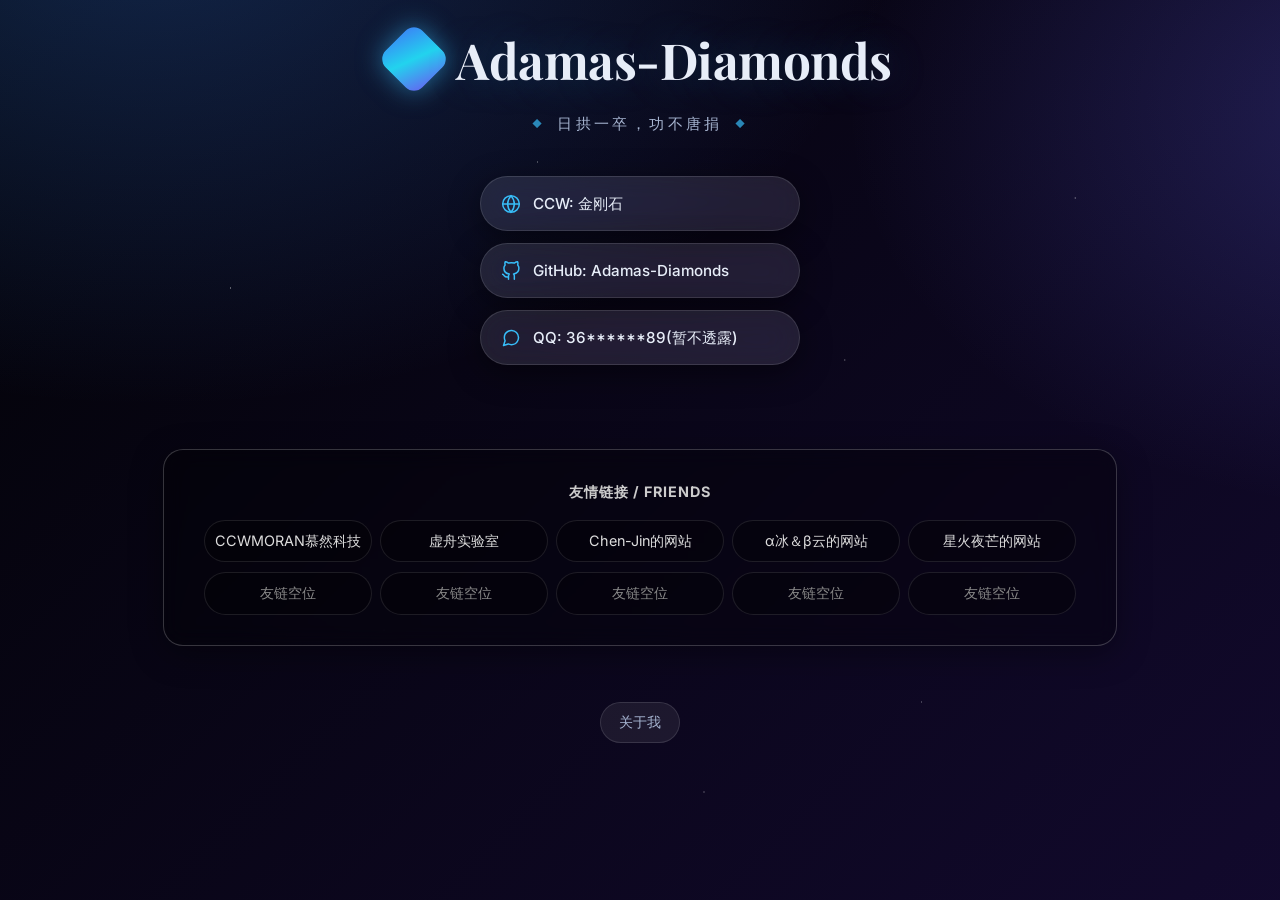
<file: index.html>
<!DOCTYPE html>
<html lang="zh-CN">
<head>
  <meta charset="UTF-8" />
  <meta name="viewport" content="width=device-width, initial-scale=1.0" />
  <title>Adamas-Diamonds 的主页</title>
  <meta name="description" content="Adamas-Diamonds 的个人主页：CCW、GitHub 与联系方式。" />
  <link rel="preconnect" href="https://fonts.googleapis.com" />
  <link rel="preconnect" href="https://fonts.gstatic.com" crossorigin />
  <link
    href="https://fonts.googleapis.com/css2?family=Inter:wght@300;400;500;600;700&family=Playfair+Display:ital,wght@0,400;0,500;0,600;0,700;1,400;1,500&display=swap"
    rel="stylesheet"
  />
  <link rel="stylesheet" href="style.css" />
  <script>
    document.documentElement.classList.add('js');
  </script>
</head>
<body class="portal">
  <div class="bg" aria-hidden="true"></div>
  <div class="page-veil" aria-hidden="true"></div>

  <main class="portal__main">
    <div class="portal__title">
      <span class="portal__avatar" aria-hidden="true"></span>
      <h1 class="portal__name">
        <a
          class="hero__brand-link"
          href="https://www.ccw.site/student/67cba6d73778fc282d630926"
          target="_blank"
          rel="noopener noreferrer"
          aria-label="Adamas-Diamonds，跳转到个人主页"
        >
          <span class="hero__brand-text">Adamas-Diamonds</span>
          <span class="hero__brand-gradient" aria-hidden="true">Adamas-Diamonds</span>
        </a>
      </h1>
    </div>

    <p class="portal__bio">日拱一卒，功不唐捐</p>

    <div class="portal__actions">
      <a
        class="portal__btn"
        href="https://www.ccw.site/student/67cba6d73778fc282d630926"
        target="_blank"
        rel="noopener noreferrer"
      >
        <svg viewBox="0 0 24 24" fill="none" stroke="currentColor" stroke-width="1.8" stroke-linecap="round" stroke-linejoin="round" aria-hidden="true">
          <circle cx="12" cy="12" r="10"></circle>
          <path d="M2 12h20M12 2a15.3 15.3 0 0 1 4 10 15.3 15.3 0 0 1-4 10 15.3 15.3 0 0 1-4-10 15.3 15.3 0 0 1 4-10z"></path>
        </svg>
        CCW: 金刚石
      </a>

      <a
        class="portal__btn"
        href="https://github.com/Adamas-Diamonds"
        target="_blank"
        rel="noopener noreferrer"
      >
        <svg viewBox="0 0 24 24" fill="none" stroke="currentColor" stroke-width="1.8" stroke-linecap="round" stroke-linejoin="round" aria-hidden="true">
          <path d="M9 19c-5 1.5-5-2.5-7-3m14 6v-3.87a3.37 3.37 0 0 0-.94-2.61c3.14-.35 6.44-1.54 6.44-7A5.44 5.44 0 0 0 20 4.77 5.07 5.07 0 0 0 19.91 1S18.73.65 16 2.48a13.38 13.38 0 0 0-7 0C6.27.65 5.09 1 5.09 1A5.07 5.07 0 0 0 5 4.77a5.44 5.44 0 0 0-1.5 3.78c0 5.42 3.3 6.61 6.44 7A3.37 3.37 0 0 0 9 18.13V22"></path>
        </svg>
        GitHub: Adamas-Diamonds
      </a>

      <span class="portal__btn" title="QQ: 36******89">
        <svg viewBox="0 0 24 24" fill="none" stroke="currentColor" stroke-width="1.8" stroke-linecap="round" stroke-linejoin="round" aria-hidden="true">
          <path d="M21 11.5a8.38 8.38 0 0 1-.9 3.8 8.5 8.5 0 0 1-7.6 4.7 8.38 8.38 0 0 1-3.8-.9L3 21l1.9-5.7a8.38 8.38 0 0 1-.9-3.8 8.5 8.5 0 0 1 4.7-7.6 8.38 8.38 0 0 1 3.8-.9h.5a8.48 8.48 0 0 1 8 8v.5z"></path>
        </svg>
        QQ: 36******89(暂不透露)
      </span>
    </div>

    <section class="friends" aria-label="友情链接">
      <h2 class="friends__title">友情链接 / Friends</h2>
      <div class="friends__grid">
        <!--
          友链使用说明：共预留 10 个接口。
          把下方任意一个 <span class="friend-item friend-item--empty"> 替换为：
          <a class="friend-item" href="https://好友的网址" target="_blank" rel="noopener noreferrer">好友昵称</a>
          已填写的链接即可点击跳转到好友网页。
        -->
        <a href="https://www.ccwmoran.top/" class="friend-item" target="_blank" rel="noopener noreferrer">CCWMORAN慕然科技</a>
        <a href="https://www.caellab.com/" class="friend-item" target="_blank" rel="noopener noreferrer">虚舟实验室</a>
        <a href="https://www.chen-jin.dpdns.org/" class="friend-item" target="_blank" rel="noopener noreferrer">Chen-Jin的网站</a>
        <a href="https://ccw-by.netlify.app/" class="friend-item" target="_blank" rel="noopener noreferrer">α冰＆β云的网站</a>
        <a href="https://starfires.pages.dev/" class="friend-item" target="_blank" rel="noopener noreferrer">星火夜芒的网站</a>
        <span class="friend-item friend-item--empty">友链空位</span>
        <span class="friend-item friend-item--empty">友链空位</span>
        <span class="friend-item friend-item--empty">友链空位</span>
        <span class="friend-item friend-item--empty">友链空位</span>
        <span class="friend-item friend-item--empty">友链空位</span>
      </div>
    </section>

    <nav class="portal__bottom" aria-label="站内导航">
      <a class="portal__link" href="about.html" target="_self">关于我</a>
    </nav>
  </main>

  <script src="script.js"></script>
</body>
</html>
</file>
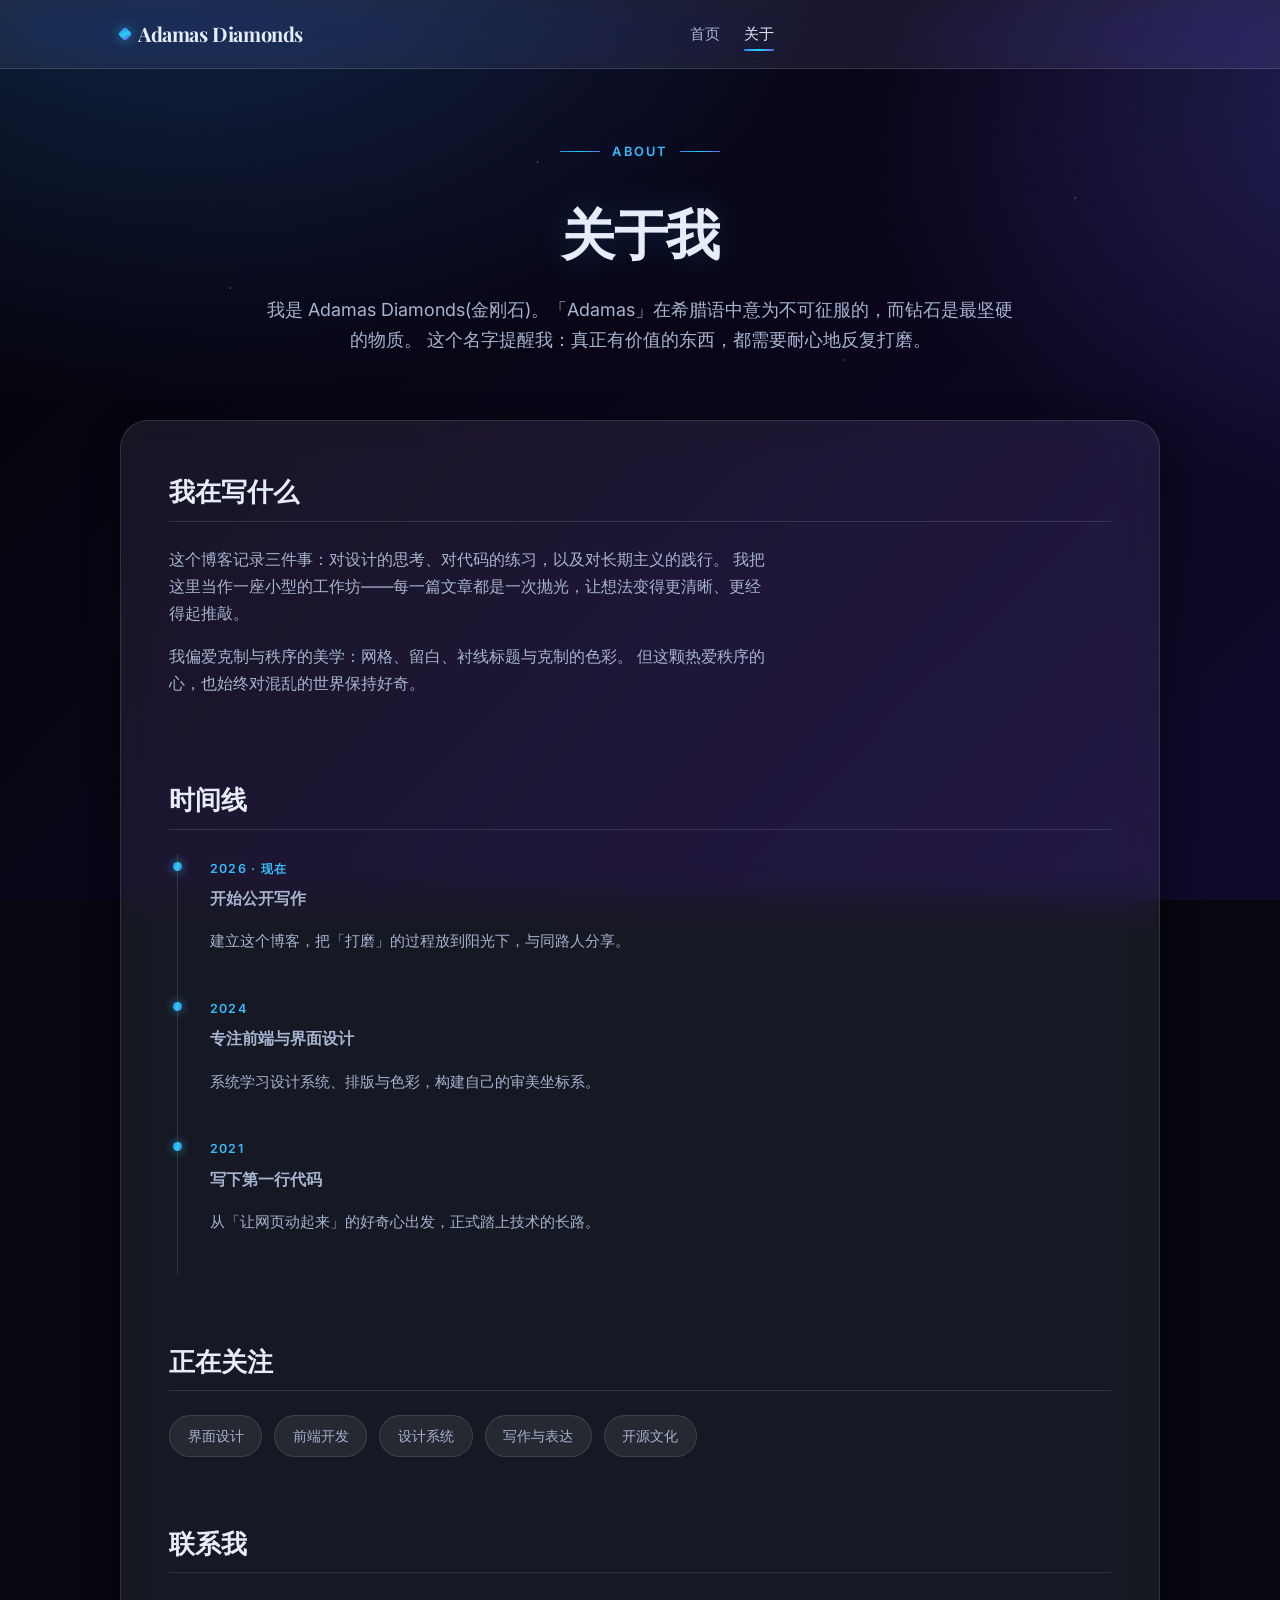
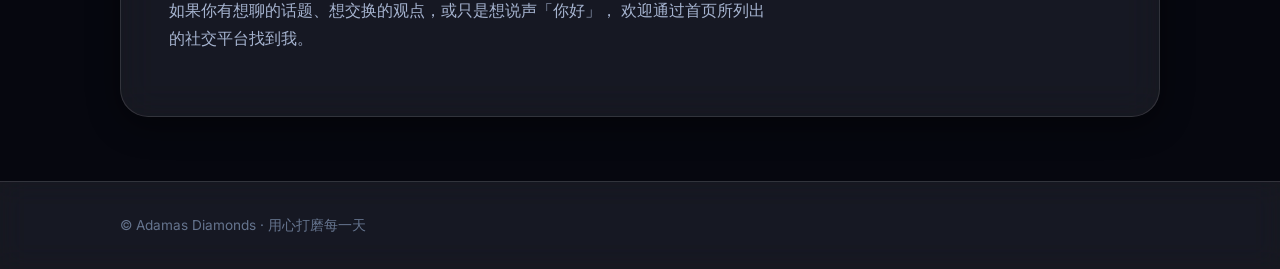
<file: about.html>
<!DOCTYPE html>
<html lang="zh-CN">
<head>
  <meta charset="UTF-8" />
  <meta name="viewport" content="width=device-width, initial-scale=1.0" />
  <title>关于 — Adamas Diamonds</title>
  <meta name="description" content="关于 Adamas Diamonds：我是谁、我在写什么、我相信什么。" />
  <link rel="preconnect" href="https://fonts.googleapis.com" />
  <link rel="preconnect" href="https://fonts.gstatic.com" crossorigin />
  <link
    href="https://fonts.googleapis.com/css2?family=Inter:wght@300;400;500;600;700&family=Playfair+Display:ital,wght@0,400;0,500;0,600;0,700;1,400;1,500&display=swap"
    rel="stylesheet"
  />
  <link rel="stylesheet" href="style.css" />
  <script>
    document.documentElement.classList.add('js');
  </script>
</head>
<body>
  <div class="bg" aria-hidden="true"></div>
  <div class="page-veil" aria-hidden="true"></div>
  <header class="site-header">
    <div class="container">
      <nav class="nav" aria-label="主导航">
        <a class="brand" href="index.html">
          <span class="brand__mark" aria-hidden="true"></span>
          Adamas Diamonds
        </a>

        <ul class="nav__list" id="navList">
          <li><a class="nav__link" href="index.html">首页</a></li>
          <li><a class="nav__link" href="about.html" aria-current="page">关于</a></li>
        </ul>

        <div class="nav__actions">
          <button
            class="nav-toggle"
            id="navToggle"
            type="button"
            aria-label="展开 / 收起菜单"
            aria-expanded="false"
            aria-controls="navList"
          >
            <svg width="20" height="20" viewBox="0 0 24 24" fill="none" stroke="currentColor" stroke-width="1.8" stroke-linecap="round" aria-hidden="true">
              <path d="M3 6h18M3 12h18M3 18h18"></path>
            </svg>
          </button>
        </div>
      </nav>
    </div>
  </header>

  <main id="main">
    <section class="page-hero">
      <div class="container reveal">
        <p class="hero__eyebrow">About</p>
        <h1 class="page-hero__title">关于我</h1>
        <p class="page-hero__lead">
          我是 Adamas Diamonds(金刚石)。「Adamas」在希腊语中意为不可征服的，而钻石是最坚硬的物质。
          这个名字提醒我：真正有价值的东西，都需要耐心地反复打磨。
        </p>
      </div>
    </section>

    <section class="section section--tight">
      <div class="container">
        <div class="about-stack">
          <div class="about-block reveal">
            <h2>我在写什么</h2>
            <p>
              这个博客记录三件事：对设计的思考、对代码的练习，以及对长期主义的践行。
              我把这里当作一座小型的工作坊——每一篇文章都是一次抛光，让想法变得更清晰、更经得起推敲。
            </p>
            <p>
              我偏爱克制与秩序的美学：网格、留白、衬线标题与克制的色彩。
              但这颗热爱秩序的心，也始终对混乱的世界保持好奇。
            </p>
          </div>

          <div class="about-block reveal">
            <h2>时间线</h2>
            <ul class="timeline">
              <li class="timeline__item">
                <span class="timeline__year">2026 · 现在</span>
                <p class="timeline__title">开始公开写作</p>
                <p class="timeline__desc">
                  建立这个博客，把「打磨」的过程放到阳光下，与同路人分享。
                </p>
              </li>
              <li class="timeline__item">
                <span class="timeline__year">2024</span>
                <p class="timeline__title">专注前端与界面设计</p>
                <p class="timeline__desc">
                  系统学习设计系统、排版与色彩，构建自己的审美坐标系。
                </p>
              </li>
              <li class="timeline__item">
                <span class="timeline__year">2021</span>
                <p class="timeline__title">写下第一行代码</p>
                <p class="timeline__desc">
                  从「让网页动起来」的好奇心出发，正式踏上技术的长路。
                </p>
              </li>
            </ul>
          </div>

          <div class="about-block reveal">
            <h2>正在关注</h2>
            <div class="interests">
              <span class="chip">界面设计</span>
              <span class="chip">前端开发</span>
              <span class="chip">设计系统</span>
              <span class="chip">写作与表达</span>
              <span class="chip">开源文化</span>
            </div>
          </div>

          <div class="about-block reveal">
            <h2>联系我</h2>
            <p>
              如果你有想聊的话题、想交换的观点，或只是想说声「你好」，
              欢迎通过首页所列出的社交平台找到我。
            </p>
          </div>
        </div>
      </div>
    </section>
  </main>

  <footer class="site-footer">
    <div class="container">
      <div class="footer__grid">
        <p class="footer__copyright">© Adamas Diamonds · 用心打磨每一天</p>
      </div>
    </div>
  </footer>

  <button class="to-top" id="toTop" type="button" aria-label="返回顶部">
    <svg width="16" height="16" viewBox="0 0 24 24" fill="none" stroke="currentColor" stroke-width="2" stroke-linecap="round" stroke-linejoin="round" aria-hidden="true">
      <path d="M12 19V5M5 12l7-7 7 7"></path>
    </svg>
    <span>返回顶部</span>
  </button>

  <script src="script.js"></script>
</body>
</html>
</file>
<file: style.css>
/* =========================================================
   Adamas Diamonds — Personal Blog
   Design System: Dark Glassmorphism (deep-space + frosted glass)
   Fonts: Playfair Display (display) / Inter (body)
   ========================================================= */

:root {
  /* brand gradient & glow */
  --brand-blue: #3b82f6;
  --brand-cyan: #22d3ee;
  --brand-indigo: #6366f1;
  --brand-grad: linear-gradient(110deg, #3b82f6 0%, #22d3ee 50%, #6366f1 100%);
  --brand-glow: 0 0 28px rgba(56, 189, 248, 0.4);

  /* dark base (default) */
  --color-background: #06070f;
  --color-foreground: #e7edf8;
  --color-secondary: #a6b4d0;
  --color-muted: #66758f;
  --color-accent: #38bdf8;
  --color-accent-soft: rgba(56, 189, 248, 0.16);

  --glass-bg: rgba(255, 255, 255, 0.07);
  --glass-bg-strong: rgba(255, 255, 255, 0.1);
  --glass-border: rgba(255, 255, 255, 0.12);
  --glass-border-strong: rgba(255, 255, 255, 0.24);
  --glass-blur: 18px;
  --glass-saturate: saturate(150%);
  --glass-shadow: 0 8px 32px rgba(0, 0, 0, 0.45);

  --font-display: 'Playfair Display', Georgia, 'Times New Roman', serif;
  --font-body: 'Inter', -apple-system, BlinkMacSystemFont, 'Helvetica Neue', Arial, sans-serif;

  --space-1: 0.25rem;
  --space-2: 0.5rem;
  --space-3: 0.75rem;
  --space-4: 1rem;
  --space-6: 1.5rem;
  --space-8: 2rem;
  --space-12: 3rem;
  --space-16: 4rem;
  --space-24: 6rem;

  --radius-sm: 10px;
  --radius-md: 16px;
  --radius-lg: 22px;
  --radius-xl: 28px;

  --ease-out: cubic-bezier(0.22, 1, 0.36, 1);
  --dur-fast: 150ms;
  --dur-base: 250ms;

  --container: 1120px;
  --gutter: clamp(1.25rem, 5vw, 2.5rem);
}

/* ---------- Reset ---------- */

*,
*::before,
*::after {
  box-sizing: border-box;
  margin: 0;
  padding: 0;
}

html {
  scroll-behavior: smooth;
  -webkit-text-size-adjust: 100%;
}

body {
  font-family: var(--font-body);
  font-size: 1rem;
  line-height: 1.7;
  color: var(--color-foreground);
  background-color: var(--color-background);
  min-height: 100dvh;
  display: flex;
  flex-direction: column;
  transition: color var(--dur-base) var(--ease-out);
  -webkit-font-smoothing: antialiased;
}

img {
  max-width: 100%;
  display: block;
}

a {
  color: var(--color-accent);
  text-decoration: none;
  transition: color var(--dur-fast) var(--ease-out);
}

a:hover {
  color: var(--color-foreground);
}

a:focus-visible,
button:focus-visible,
input:focus-visible {
  outline: 2px solid var(--color-accent);
  outline-offset: 2px;
  border-radius: var(--radius-sm);
}

button {
  font-family: inherit;
  cursor: pointer;
}

ul,
ol {
  padding-left: 1.4em;
}

/* ---------- Deep-space background ---------- */

.bg {
  position: fixed;
  inset: 0;
  z-index: -1;
  background-color: #05060f;
  background-image:
    radial-gradient(1px 1px at 18% 32%, rgba(255, 255, 255, 0.7), transparent 100%),
    radial-gradient(1px 1px at 42% 18%, rgba(255, 255, 255, 0.55), transparent 100%),
    radial-gradient(1px 1px at 66% 40%, rgba(255, 255, 255, 0.5), transparent 100%),
    radial-gradient(1px 1px at 84% 22%, rgba(255, 255, 255, 0.6), transparent 100%),
    radial-gradient(1px 1px at 30% 70%, rgba(255, 255, 255, 0.4), transparent 100%),
    radial-gradient(1px 1px at 72% 78%, rgba(255, 255, 255, 0.45), transparent 100%),
    radial-gradient(1px 1px at 55% 88%, rgba(255, 255, 255, 0.5), transparent 100%),
    radial-gradient(1200px 800px at 12% -10%, rgba(59, 130, 246, 0.28), transparent 62%),
    radial-gradient(1000px 720px at 110% 12%, rgba(99, 102, 241, 0.26), transparent 56%),
    linear-gradient(135deg, rgba(0, 0, 0, 0.6) 0%, rgba(20, 10, 50, 0.85) 100%),
    url('https://img2.baidu.com/it/u=3345750435,2422073076&fm=253&fmt=auto&app=138&f=JPEG?w=889&h=500');
  background-size:
    auto, auto, auto, auto, auto, auto, auto,
    auto, auto, auto,
    cover;
  background-repeat: no-repeat;
  background-position: center;
}

/* ---------- Page transition veil (first <-> second level) ---------- */

.page-veil {
  position: fixed;
  inset: 0;
  z-index: 200;
  background: #05060f;
  pointer-events: none;
  opacity: 0;
  animation: veilReveal 0.55s var(--ease-out) both;
}

@keyframes veilReveal {
  from {
    opacity: 1;
  }
  to {
    opacity: 0;
  }
}

body.is-leaving .page-veil {
  animation: veilCover 0.34s var(--ease-out) forwards;
}

@keyframes veilCover {
  from {
    opacity: 0;
  }
  to {
    opacity: 1;
  }
}

/* ---------- Frosted glass helper ---------- */

.glass,
.bio,
.about-stack,
.article-body,
.article-nav,
.post-card,
.article-nav__link {
  background: var(--glass-bg);
  -webkit-backdrop-filter: blur(var(--glass-blur)) var(--glass-saturate);
  backdrop-filter: blur(var(--glass-blur)) var(--glass-saturate);
  border: 1px solid var(--glass-border);
  box-shadow: var(--glass-shadow);
}

/* ---------- Layout ---------- */

.container {
  width: 100%;
  max-width: var(--container);
  margin-inline: auto;
  padding-inline: var(--gutter);
}

main {
  flex: 1 0 auto;
}

.section {
  padding-block: var(--space-16);
}

.section--tight {
  padding-block: var(--space-8);
}

/* ---------- Header ---------- */

.site-header {
  position: sticky;
  top: 0;
  z-index: 50;
  background: var(--glass-bg);
  -webkit-backdrop-filter: blur(16px) var(--glass-saturate);
  backdrop-filter: blur(16px) var(--glass-saturate);
  border-bottom: 1px solid var(--glass-border);
}

.nav {
  display: flex;
  align-items: center;
  justify-content: space-between;
  gap: var(--space-4);
  height: 4.25rem;
}

.brand {
  display: inline-flex;
  align-items: center;
  gap: var(--space-2);
  color: var(--color-foreground);
  font-family: var(--font-display);
  font-weight: 700;
  font-size: 1.25rem;
  letter-spacing: -0.02em;
}

.brand:hover {
  color: var(--color-foreground);
}

.brand__mark {
  width: 10px;
  height: 10px;
  background: var(--brand-grad);
  transform: rotate(45deg);
  border-radius: 2px;
  box-shadow: 0 0 12px rgba(56, 189, 248, 0.6);
}

.nav__list {
  display: flex;
  align-items: center;
  gap: var(--space-6);
  list-style: none;
  padding: 0;
}

.nav__link {
  position: relative;
  color: var(--color-secondary);
  font-size: 0.925rem;
  font-weight: 500;
  padding-block: var(--space-2);
}

.nav__link::after {
  content: '';
  position: absolute;
  left: 0;
  bottom: 0;
  width: 100%;
  height: 2px;
  border-radius: 999px;
  background: var(--brand-grad);
  transform: scaleX(0);
  transform-origin: left;
  transition: transform var(--dur-base) var(--ease-out);
}

.nav__link:hover {
  color: var(--color-foreground);
  text-shadow: var(--brand-glow);
}

.nav__link:hover::after,
.nav__link[aria-current='page']::after {
  transform: scaleX(1);
}

.nav__link[aria-current='page'] {
  color: var(--color-foreground);
}

.nav__actions {
  display: flex;
  align-items: center;
  gap: var(--space-2);
}

.nav-toggle {
  display: inline-flex;
  align-items: center;
  justify-content: center;
  width: 2.5rem;
  height: 2.5rem;
  border: 1px solid var(--glass-border);
  border-radius: 50%;
  background: var(--glass-bg);
  color: var(--color-foreground);
  transition: border-color var(--dur-fast) var(--ease-out),
    box-shadow var(--dur-fast) var(--ease-out),
    color var(--dur-fast) var(--ease-out);
}

.nav-toggle:hover {
  border-color: var(--glass-border-strong);
  color: var(--color-accent);
  box-shadow: 0 0 16px rgba(56, 189, 248, 0.35);
}

.nav-toggle {
  display: none;
}

/* ---------- Hero ---------- */

.hero {
  position: relative;
  padding-block: clamp(4.5rem, 12vw, 8rem) clamp(3rem, 8vw, 5rem);
  overflow: hidden;
}

.hero__grid {
  display: grid;
  grid-template-columns: 1fr;
}

.hero__content {
  text-align: center;
}

.hero__eyebrow {
  display: inline-flex;
  align-items: center;
  gap: var(--space-3);
  font-size: 0.8rem;
  font-weight: 600;
  letter-spacing: 0.18em;
  text-transform: uppercase;
  color: var(--color-accent);
  margin-bottom: var(--space-6);
  text-shadow: var(--brand-glow);
}

.hero__eyebrow::before,
.hero__eyebrow::after {
  content: '';
  width: 2.5rem;
  height: 1px;
  background: var(--brand-grad);
}

.hero__title {
  font-family: var(--font-display);
  font-weight: 600;
  font-size: clamp(2.6rem, 7vw, 4.75rem);
  line-height: 1.08;
  letter-spacing: -0.02em;
  margin-bottom: var(--space-8);
  text-shadow: 0 0 44px rgba(56, 189, 248, 0.22);
}

.hero__brand-link {
  position: relative;
  display: inline-block;
  color: var(--color-foreground);
  text-decoration: none;
  transition: transform var(--dur-base) var(--ease-out),
    text-shadow var(--dur-base) var(--ease-out);
}

.hero__brand-link:hover {
  color: var(--color-foreground);
  transform: translateY(-0.4rem);
  text-shadow: var(--brand-glow);
}

.hero__brand-link::after {
  content: '';
  position: absolute;
  left: 0;
  right: 0;
  bottom: 0.02em;
  height: 3px;
  border-radius: 999px;
  background: var(--brand-grad);
  box-shadow: 0 0 12px rgba(56, 189, 248, 0.55);
  transform: scaleX(0);
  transform-origin: left;
  transition: transform var(--dur-base) var(--ease-out);
}

.hero__brand-link:hover::after {
  transform: scaleX(1);
}

.hero__brand-text {
  display: block;
  color: var(--color-foreground);
}

.hero__brand-gradient {
  position: absolute;
  inset: 0;
  background: var(--brand-grad);
  -webkit-background-clip: text;
  background-clip: text;
  -webkit-text-fill-color: transparent;
  color: transparent;
  opacity: 0;
  transition: opacity var(--dur-base) var(--ease-out);
}

.hero__brand-link:hover .hero__brand-gradient {
  opacity: 1;
}

.hero__lead {
  max-width: 34em;
  margin-inline: auto;
  font-size: 1.125rem;
  color: var(--color-secondary);
  line-height: 1.8;
}

/* ---------- Page hero (about) ---------- */

.page-hero {
  padding-block: var(--space-16) var(--space-8);
  text-align: center;
}

.page-hero__title {
  font-family: var(--font-display);
  font-size: clamp(2.2rem, 6vw, 3.4rem);
  font-weight: 600;
  letter-spacing: -0.02em;
  margin-bottom: var(--space-4);
  text-shadow: 0 0 36px rgba(56, 189, 248, 0.22);
}

.page-hero__lead {
  max-width: 42em;
  margin-inline: auto;
  font-size: 1.125rem;
  color: var(--color-secondary);
}

/* ---------- Bio (home) ---------- */

.bio {
  display: grid;
  grid-template-columns: auto 1fr auto;
  gap: var(--space-8);
  align-items: center;
  border-radius: var(--radius-xl);
  padding: clamp(1.5rem, 4vw, 2.5rem);
  transition: border-color var(--dur-base) var(--ease-out),
    box-shadow var(--dur-base) var(--ease-out);
}

.bio:hover {
  border-color: var(--glass-border-strong);
  box-shadow: 0 0 40px rgba(56, 189, 248, 0.18), var(--glass-shadow);
}

.bio__avatar {
  width: 5.5rem;
  height: 5.5rem;
  border-radius: 50%;
  display: flex;
  align-items: center;
  justify-content: center;
  background: var(--color-accent-soft);
  border: 1px solid var(--glass-border);
}

.bio__avatar .post-card__gem {
  width: 2.25rem;
  height: 2.25rem;
  border-width: 1.5px;
  border-color: var(--color-accent);
  box-shadow: 0 0 14px rgba(56, 189, 248, 0.5);
}

.bio__name {
  font-family: var(--font-display);
  font-size: 1.5rem;
  font-weight: 700;
  letter-spacing: -0.01em;
}

.bio__role {
  font-size: 0.875rem;
  color: var(--color-muted);
  margin-top: 0.15rem;
}

.bio__text {
  max-width: 52ch;
  color: var(--color-secondary);
}

.bio__cta {
  display: inline-flex;
  align-items: center;
  gap: var(--space-2);
  padding: 0.65rem 1.4rem;
  border: 1px solid var(--glass-border);
  border-radius: 999px;
  font-weight: 600;
  font-size: 0.9rem;
  color: var(--color-foreground);
  white-space: nowrap;
  transition: border-color var(--dur-fast) var(--ease-out),
    box-shadow var(--dur-fast) var(--ease-out),
    color var(--dur-fast) var(--ease-out);
}

.bio__cta:hover {
  border-color: var(--color-accent);
  box-shadow: 0 0 16px rgba(56, 189, 248, 0.4);
  color: var(--color-accent);
}

/* ---------- Cards (post-grid, kept for future lists) ---------- */

.post-grid {
  display: grid;
  grid-template-columns: repeat(auto-fill, minmax(320px, 1fr));
  gap: var(--space-8);
}

.post-card {
  display: flex;
  flex-direction: column;
  border-radius: var(--radius-lg);
  overflow: hidden;
  transition: transform var(--dur-base) var(--ease-out),
    box-shadow var(--dur-base) var(--ease-out),
    border-color var(--dur-base) var(--ease-out);
}

.post-card:hover {
  transform: translateY(-4px);
  border-color: var(--glass-border-strong);
  box-shadow: 0 0 40px rgba(56, 189, 248, 0.2), var(--glass-shadow);
}

.post-card__cover {
  aspect-ratio: 16 / 9;
  background:
    radial-gradient(circle at 30% 20%, var(--color-accent-soft), transparent 60%),
    linear-gradient(135deg, #0d1226, #05060f);
  display: flex;
  align-items: center;
  justify-content: center;
}

.post-card__gem {
  width: 3rem;
  height: 3rem;
  transform: rotate(45deg);
  border: 2px solid var(--color-accent);
  border-radius: 8px;
  opacity: 0.9;
  box-shadow: 0 0 18px rgba(56, 189, 248, 0.45);
}

.post-card__body {
  display: flex;
  flex-direction: column;
  gap: var(--space-3);
  padding: var(--space-6);
  flex: 1;
}

.post-card__meta {
  display: flex;
  align-items: center;
  gap: var(--space-3);
  font-size: 0.8rem;
  color: var(--color-muted);
}

.post-card__tag {
  display: inline-block;
  padding: 0.15em 0.7em;
  border-radius: 999px;
  background: var(--color-accent-soft);
  color: var(--color-accent);
  font-weight: 600;
  font-size: 0.72rem;
  letter-spacing: 0.06em;
  text-transform: uppercase;
}

.post-card__title {
  font-family: var(--font-display);
  font-size: 1.4rem;
  font-weight: 600;
  line-height: 1.3;
  letter-spacing: -0.01em;
}

.post-card__title a {
  color: var(--color-foreground);
}

.post-card__title a:hover {
  color: var(--color-accent);
}

.post-card__excerpt {
  font-size: 0.95rem;
  color: var(--color-secondary);
  flex: 1;
}

.post-card__footer {
  display: flex;
  align-items: center;
  justify-content: space-between;
  margin-top: var(--space-2);
  font-size: 0.875rem;
}

.post-card__link {
  font-weight: 600;
}

/* ---------- About page ---------- */

.about-stack {
  display: grid;
  gap: var(--space-16);
  border-radius: var(--radius-xl);
  padding: clamp(1.5rem, 4vw, 3rem);
}

.about-block h2 {
  font-family: var(--font-display);
  font-size: 1.6rem;
  font-weight: 600;
  margin-bottom: var(--space-6);
  padding-bottom: var(--space-2);
  border-bottom: 1px solid var(--glass-border);
}

.about-block p {
  color: var(--color-secondary);
  max-width: 60ch;
  margin-bottom: var(--space-4);
}

.timeline {
  list-style: none;
  padding: 0;
  border-left: 1px solid var(--glass-border);
  margin-left: var(--space-2);
}

.timeline__item {
  position: relative;
  padding: 0 0 var(--space-6) var(--space-8);
}

.timeline__item::before {
  content: '';
  position: absolute;
  left: -5px;
  top: 0.5em;
  width: 9px;
  height: 9px;
  border-radius: 50%;
  background: var(--brand-grad);
  box-shadow: 0 0 10px rgba(56, 189, 248, 0.7);
}

.timeline__year {
  font-size: 0.78rem;
  font-weight: 600;
  letter-spacing: 0.1em;
  text-transform: uppercase;
  color: var(--color-accent);
}

.timeline__title {
  font-weight: 600;
  margin: var(--space-1) 0 var(--space-1);
}

.timeline__desc {
  font-size: 0.95rem;
  color: var(--color-secondary);
}

.interests {
  display: flex;
  flex-wrap: wrap;
  gap: var(--space-3);
}

.chip {
  display: inline-flex;
  align-items: center;
  padding: 0.5rem 1.1rem;
  border: 1px solid var(--glass-border);
  border-radius: 999px;
  font-size: 0.875rem;
  font-weight: 500;
  color: var(--color-secondary);
  background: var(--glass-bg);
  transition: border-color var(--dur-fast) var(--ease-out),
    color var(--dur-fast) var(--ease-out),
    box-shadow var(--dur-fast) var(--ease-out);
}

.chip:hover {
  border-color: var(--color-accent);
  color: var(--color-accent);
  box-shadow: 0 0 14px rgba(56, 189, 248, 0.35);
}

/* ---------- Article page ---------- */

.article-header {
  max-width: 46rem;
  margin-inline: auto;
  padding-block: var(--space-16) var(--space-8);
  text-align: center;
}

.article-header__meta {
  display: flex;
  justify-content: center;
  align-items: center;
  gap: var(--space-3);
  flex-wrap: wrap;
  margin-bottom: var(--space-6);
  font-size: 0.85rem;
  color: var(--color-muted);
}

.article-header__title {
  font-family: var(--font-display);
  font-size: clamp(1.9rem, 5vw, 3.2rem);
  font-weight: 600;
  line-height: 1.15;
  letter-spacing: -0.02em;
  margin-bottom: var(--space-6);
  text-shadow: 0 0 32px rgba(56, 189, 248, 0.2);
}

.article-header__excerpt {
  font-size: 1.125rem;
  color: var(--color-secondary);
  max-width: 38em;
  margin-inline: auto;
}

.article-body {
  max-width: 43rem;
  margin-inline: auto;
  padding: clamp(1.5rem, 4vw, 3rem);
  border-radius: var(--radius-xl);
  font-size: 1.0625rem;
  line-height: 1.85;
  color: var(--color-foreground);
  margin-bottom: var(--space-12);
}

.article-body h2 {
  font-family: var(--font-display);
  font-size: 1.7rem;
  font-weight: 600;
  letter-spacing: -0.01em;
  margin: var(--space-12) 0 var(--space-4);
  padding-bottom: var(--space-2);
  border-bottom: 1px solid var(--glass-border);
}

.article-body h3 {
  font-family: var(--font-display);
  font-size: 1.3rem;
  font-weight: 600;
  margin: var(--space-8) 0 var(--space-3);
}

.article-body p {
  margin-bottom: var(--space-6);
}

.article-body a {
  text-decoration: underline;
  text-underline-offset: 3px;
  text-decoration-thickness: 1px;
}

.article-body a:hover {
  text-decoration-thickness: 2px;
}

.article-body ul,
.article-body ol {
  margin-bottom: var(--space-6);
}

.article-body li {
  margin-bottom: var(--space-2);
}

.article-body blockquote {
  position: relative;
  margin: var(--space-8) 0;
  padding: var(--space-4) var(--space-6);
  font-family: var(--font-display);
  font-size: 1.25rem;
  font-style: italic;
  line-height: 1.6;
  color: var(--color-secondary);
  background: var(--glass-bg-strong);
  border: 1px solid var(--glass-border);
  border-radius: var(--radius-md);
  border-left: 3px solid var(--color-accent);
}

.article-body blockquote::before {
  content: '\201C';
  position: absolute;
  top: -0.4rem;
  left: 0.8rem;
  font-size: 3.5rem;
  color: var(--color-accent);
  line-height: 1;
  text-shadow: var(--brand-glow);
}

.article-body code {
  font-family: ui-monospace, SFMono-Regular, Menlo, Consolas, monospace;
  font-size: 0.875em;
  background: var(--glass-bg-strong);
  border: 1px solid var(--glass-border);
  border-radius: var(--radius-sm);
  padding: 0.1em 0.4em;
  color: var(--color-accent);
}

.article-body pre {
  background: rgba(3, 5, 12, 0.7);
  color: #cdd8ee;
  border: 1px solid var(--glass-border);
  border-radius: var(--radius-md);
  padding: var(--space-6);
  overflow-x: auto;
  margin-bottom: var(--space-6);
}

.article-body pre code {
  background: none;
  border: none;
  padding: 0;
  font-size: 0.875rem;
  line-height: 1.7;
  color: inherit;
}

.article-body hr {
  border: none;
  border-top: 1px solid var(--glass-border);
  margin: var(--space-12) 0;
}

.article-body .dropcap::first-letter {
  font-family: var(--font-display);
  float: left;
  font-size: 3.4em;
  line-height: 0.85;
  padding: 0.08em 0.12em 0 0;
  color: var(--color-accent);
  text-shadow: var(--brand-glow);
}

.article-nav {
  max-width: 43rem;
  margin-inline: auto;
  display: grid;
  grid-template-columns: 1fr 1fr;
  gap: var(--space-4);
  padding: var(--space-4);
  border-radius: var(--radius-lg);
}

.article-nav__link {
  display: flex;
  flex-direction: column;
  gap: var(--space-1);
  padding: var(--space-4) var(--space-6);
  border-radius: var(--radius-md);
  color: var(--color-foreground);
  transition: border-color var(--dur-fast) var(--ease-out),
    box-shadow var(--dur-fast) var(--ease-out);
}

.article-nav__link:hover {
  border-color: var(--glass-border-strong);
  box-shadow: 0 0 20px rgba(56, 189, 248, 0.22);
  color: var(--color-foreground);
}

.article-nav__label {
  font-size: 0.75rem;
  letter-spacing: 0.1em;
  text-transform: uppercase;
  color: var(--color-muted);
}

.article-nav__title {
  font-family: var(--font-display);
  font-size: 1.05rem;
  font-weight: 600;
}

.article-nav__link--next {
  text-align: right;
}

/* ---------- Footer ---------- */

.site-footer {
  border-top: 1px solid var(--glass-border);
  background: var(--glass-bg);
  -webkit-backdrop-filter: blur(14px) var(--glass-saturate);
  backdrop-filter: blur(14px) var(--glass-saturate);
  padding-block: var(--space-8);
  margin-top: var(--space-8);
}

.footer__grid {
  display: flex;
  flex-wrap: wrap;
  align-items: center;
  justify-content: space-between;
  gap: var(--space-4);
}

.footer__copyright {
  font-size: 0.85rem;
  color: var(--color-muted);
}

.footer__social {
  display: flex;
  align-items: center;
  gap: var(--space-4);
  list-style: none;
  padding: 0;
}

.footer__social a {
  color: var(--color-secondary);
  font-size: 0.85rem;
  font-weight: 500;
}

.footer__social a:hover {
  color: var(--color-accent);
  text-shadow: var(--brand-glow);
}

/* ---------- Back to top ---------- */

.to-top {
  position: fixed;
  right: var(--space-6);
  bottom: var(--space-6);
  z-index: 40;
  display: inline-flex;
  align-items: center;
  justify-content: center;
  gap: var(--space-2);
  padding: 0.7rem 1.3rem;
  border-radius: 999px;
  border: 1px solid var(--glass-border);
  background: var(--glass-bg-strong);
  -webkit-backdrop-filter: blur(var(--glass-blur)) var(--glass-saturate);
  backdrop-filter: blur(var(--glass-blur)) var(--glass-saturate);
  color: var(--color-foreground);
  font-size: 0.875rem;
  font-weight: 600;
  box-shadow: var(--glass-shadow);
  opacity: 0;
  visibility: hidden;
  transform: translateY(8px);
  transition: opacity var(--dur-base) var(--ease-out),
    transform var(--dur-base) var(--ease-out),
    visibility var(--dur-base) var(--ease-out),
    border-color var(--dur-fast) var(--ease-out),
    box-shadow var(--dur-fast) var(--ease-out);
}

.to-top.is-visible {
  opacity: 1;
  visibility: visible;
  transform: translateY(0);
}

.to-top:hover {
  border-color: var(--color-accent);
  color: var(--color-accent);
  box-shadow: 0 0 22px rgba(56, 189, 248, 0.4);
}

/* ---------- Reveal on scroll ---------- */

.js .reveal {
  opacity: 0;
  transform: translateY(16px);
  transition: opacity 0.6s var(--ease-out), transform 0.6s var(--ease-out);
}

.js .reveal.is-visible {
  opacity: 1;
  transform: translateY(0);
}

/* ---------- Portal (link-in-bio home) ---------- */

body.portal {
  min-height: 100dvh;
  display: flex;
  align-items: center;
  justify-content: center;
}

.portal__main {
  display: flex;
  flex-direction: column;
  align-items: center;
  text-align: center;
  gap: var(--space-6);
  padding: var(--space-8) var(--gutter);
  animation: portalFadeIn 1.1s var(--ease-out) both;
}

@keyframes portalFadeIn {
  from {
    opacity: 0;
    transform: translateY(20px);
  }
  to {
    opacity: 1;
    transform: translateY(0);
  }
}

.portal__title {
  display: flex;
  align-items: center;
  gap: var(--space-4);
}

.portal__avatar {
  width: 3.25rem;
  height: 3.25rem;
  background: var(--brand-grad);
  border-radius: 12px;
  transform: rotate(45deg);
  box-shadow: 0 0 26px rgba(56, 189, 248, 0.55);
  flex-shrink: 0;
}

.portal__name {
  font-family: var(--font-display);
  font-size: clamp(1.9rem, 6vw, 3.1rem);
  font-weight: 700;
  letter-spacing: -0.01em;
  line-height: 1.1;
  text-shadow: 0 0 40px rgba(56, 189, 248, 0.25);
}

.portal__bio {
  font-size: 0.95rem;
  font-weight: 400;
  letter-spacing: 0.22em;
  text-transform: uppercase;
  color: var(--color-secondary);
}

.portal__bio::before,
.portal__bio::after {
  content: '◆';
  color: var(--color-accent);
  margin: 0 0.75rem;
  font-size: 0.6rem;
  opacity: 0.7;
  vertical-align: middle;
}

.portal__actions {
  display: flex;
  flex-direction: column;
  gap: var(--space-3);
  width: min(100%, 20rem);
  margin-top: var(--space-4);
}

.portal__btn {
  display: flex;
  align-items: center;
  gap: var(--space-3);
  padding: 0.85rem 1.25rem;
  border-radius: 999px;
  border: 1px solid var(--glass-border);
  background: var(--glass-bg-strong);
  -webkit-backdrop-filter: blur(16px) var(--glass-saturate);
  backdrop-filter: blur(16px) var(--glass-saturate);
  color: var(--color-foreground);
  font-size: 0.95rem;
  font-weight: 500;
  box-shadow: var(--glass-shadow);
  transition: transform var(--dur-base) var(--ease-out),
    border-color var(--dur-base) var(--ease-out),
    box-shadow var(--dur-base) var(--ease-out),
    color var(--dur-base) var(--ease-out);
}

.portal__btn svg {
  width: 20px;
  height: 20px;
  flex-shrink: 0;
  color: var(--color-accent);
  transition: color var(--dur-base) var(--ease-out);
}

.portal__btn:hover {
  transform: translateY(-2px);
  border-color: var(--color-accent);
  box-shadow: 0 0 24px rgba(56, 189, 248, 0.35);
  color: var(--color-accent);
}

.friends {
  width: min(100%, 75rem);
  margin-top: 60px;
  padding: 30px 40px;
  border-radius: 20px;
  background: rgba(0, 0, 0, 0.3);
  -webkit-backdrop-filter: blur(10px);
  backdrop-filter: blur(10px);
  border: 1px solid rgba(255, 255, 255, 0.2);
  box-shadow: 0 8px 32px 0 rgba(0, 0, 0, 0.37);
}

.friends__title {
  font-size: 0.9rem;
  color: #ccc;
  margin-bottom: 15px;
  text-transform: uppercase;
  letter-spacing: 1px;
  text-align: center;
}

.friends__grid {
  display: grid;
  grid-template-columns: repeat(5, minmax(0, 1fr));
  gap: 10px 8px;
}

.friend-item {
  min-width: 0;
  display: inline-block;
  padding: 8px 10px;
  border-radius: 50px;
  background: rgba(0, 0, 0, 0.3);
  color: #ddd;
  text-decoration: none;
  text-align: center;
  font-size: 0.9rem;
  border: 1px solid rgba(255, 255, 255, 0.1);
  white-space: nowrap;
  overflow: hidden;
  text-overflow: ellipsis;
  transition: all 0.3s ease;
}

.friend-item:hover {
  background: rgba(255, 255, 255, 0.2);
  color: #fff;
  transform: scale(1.05);
  box-shadow: 0 0 10px rgba(255, 255, 255, 0.3);
}

.friend-item--empty {
  color: #888;
  cursor: default;
}

.friend-item--empty:hover {
  background: rgba(0, 0, 0, 0.3);
  color: #aaa;
  transform: none;
  box-shadow: none;
}

.portal__bottom {
  display: flex;
  gap: var(--space-4);
  margin-top: var(--space-8);
}

.portal__link {
  padding: 0.5rem 1.1rem;
  border-radius: 999px;
  border: 1px solid var(--glass-border);
  background: var(--glass-bg);
  color: var(--color-secondary);
  font-size: 0.85rem;
  font-weight: 500;
  transition: border-color var(--dur-fast) var(--ease-out),
    color var(--dur-fast) var(--ease-out),
    box-shadow var(--dur-fast) var(--ease-out);
}

.portal__link:hover {
  border-color: var(--color-accent);
  color: var(--color-accent);
  box-shadow: 0 0 14px rgba(56, 189, 248, 0.3);
}

@media (max-width: 480px) {
  .portal__avatar {
    width: 2.75rem;
    height: 2.75rem;
  }

  .portal__name {
    font-size: 1.55rem;
  }

  .portal__bio {
    font-size: 0.8rem;
    letter-spacing: 0.16em;
  }

  .friends {
    padding: 15px 14px;
  }

  .friend-item {
    font-size: 0.72rem;
    padding: 6px 2px;
  }
}

/* ---------- Utilities ---------- */

.visually-hidden {
  position: absolute;
  width: 1px;
  height: 1px;
  padding: 0;
  margin: -1px;
  overflow: hidden;
  clip: rect(0, 0, 0, 0);
  white-space: nowrap;
  border: 0;
}

/* ---------- Responsive ---------- */

@media (max-width: 900px) {
  .bio {
    grid-template-columns: auto 1fr;
  }

  .bio__cta {
    grid-column: 1 / span 2;
    justify-self: start;
  }
}

@media (max-width: 700px) {
  .nav-toggle {
    display: inline-flex;
  }

  .nav__list {
    position: fixed;
    inset: 4.25rem 0 auto 0;
    flex-direction: column;
    align-items: stretch;
    gap: 0;
    background: rgba(10, 14, 30, 0.82);
    -webkit-backdrop-filter: blur(20px) var(--glass-saturate);
    backdrop-filter: blur(20px) var(--glass-saturate);
    border-bottom: 1px solid var(--glass-border);
    padding: var(--space-4) var(--gutter) var(--space-6);
    transform: translateY(-110%);
    transition: transform var(--dur-base) var(--ease-out);
    z-index: 40;
  }

  .nav__list.is-open {
    transform: translateY(0);
  }

  .nav__link {
    padding-block: var(--space-4);
    font-size: 1.05rem;
    border-bottom: 1px solid var(--glass-border);
  }

  .article-nav {
    grid-template-columns: 1fr;
  }

  .article-nav__link--next {
    text-align: left;
  }

  .bio {
    grid-template-columns: 1fr;
    text-align: center;
    justify-items: center;
  }

  .bio__avatar {
    width: 6.5rem;
    height: 6.5rem;
  }

  .article-nav {
    grid-template-columns: 1fr;
  }

  .footer__grid {
    flex-direction: column;
    align-items: flex-start;
  }
}

/* ---------- Reduced motion ---------- */

@media (prefers-reduced-motion: reduce) {
  html {
    scroll-behavior: auto;
  }

  *,
  *::before,
  *::after {
    animation-duration: 0.01ms !important;
    animation-iteration-count: 1 !important;
    transition-duration: 0.01ms !important;
  }

  .js .reveal {
    opacity: 1;
    transform: none;
  }
}
</file>
